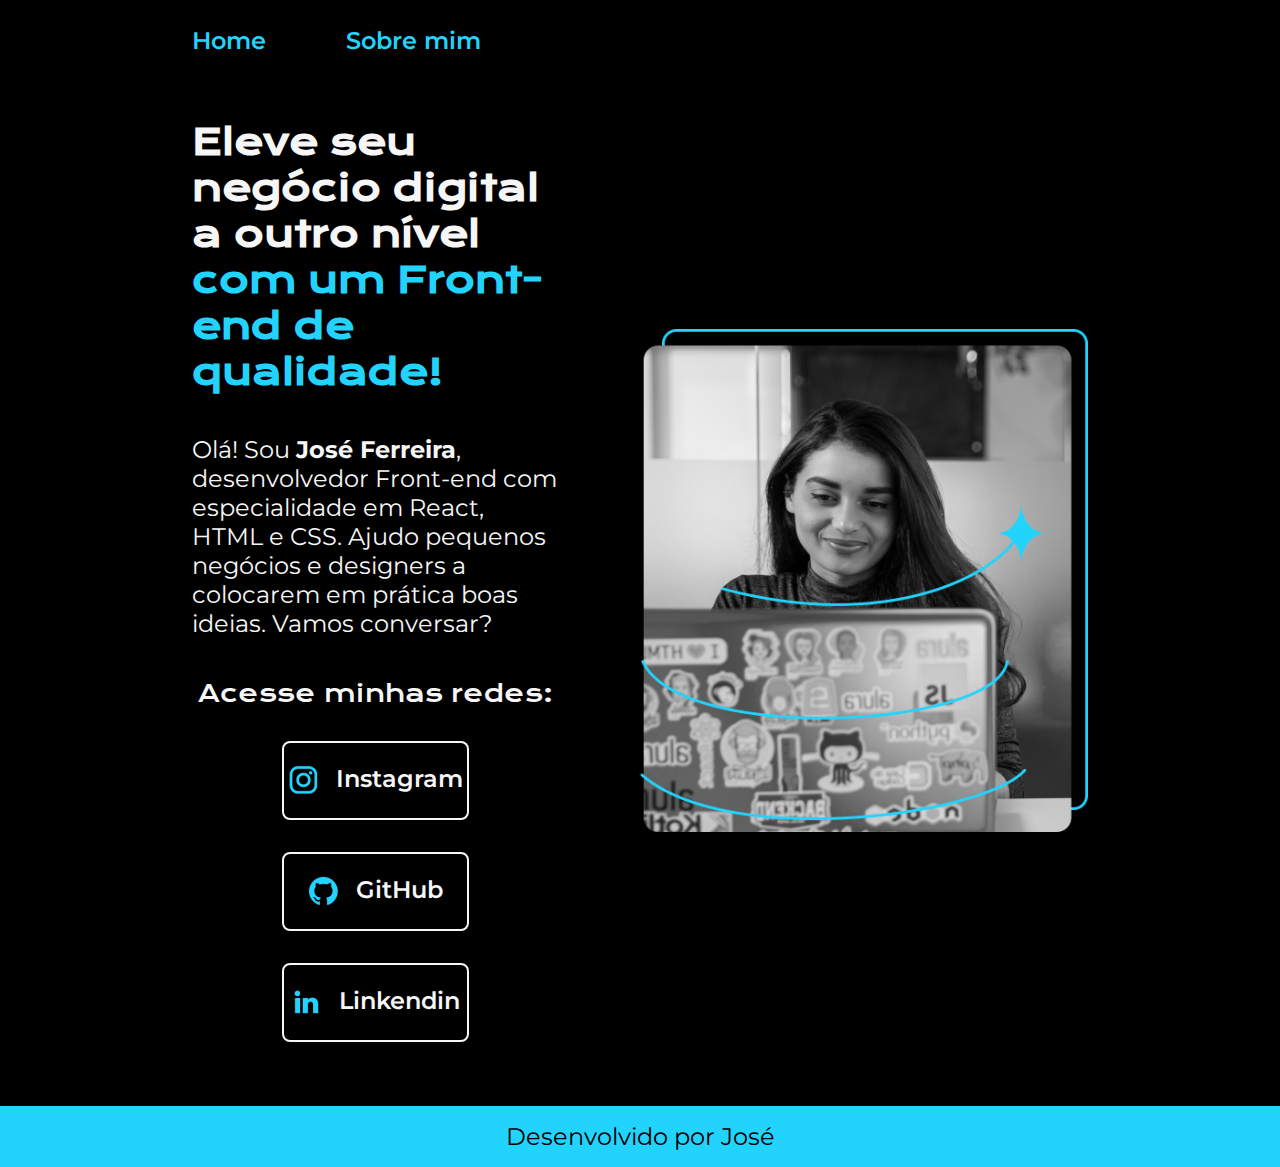
<file: index.html>
<!DOCTYPE html>
<html lang="pt-br">
<head>
       <meta charset="UTF-8">
       <meta name="viewport" content="width=device-width, initial-scale=1.0">
       <title>Portifolio</title>
       <link rel="stylesheet" href="./estilos/styles.css">
</head>
<body>
       <header class="cabecalho">
              <nav class="cabecalho__menu">
                     <a class="cabecalho__menu__link" href="index.html">Home</a>
                     <a class="cabecalho__menu__link" href="about.html">Sobre mim</a>
              </nav>
       </header>
       <main class="apresentacao">
              <section class="apresentacao__conteudo">
                     <h1 class="apresentacao_conteudo__titulo">Eleve seu negócio digital a outro nível <strong class="titulo-destaque">com um Front-end de qualidade!</strong> </h1>
                     <p class="apresentacao__conteudo__texto">Olá! Sou <strong class="apresentacao__conteudo__texto__nome">José Ferreira</strong>, desenvolvedor Front-end com especialidade em React, HTML e CSS. Ajudo pequenos negócios e designers a colocarem em prática boas ideias. Vamos conversar?</p>
                     <div class="apresentacao__links">
                            <h2 class="apresentacao__links__subtitulo">Acesse minhas redes:</h2>
                            <a class="apresentacao__links__navegacao" href="https://www.instagram.com/mag0_075/">
                                   <img src="./assets/instagram.png">
                                   Instagram
                            </a>
                            <a class="apresentacao__links__navegacao" href="https://github.com/Jose-Ferreira-junior">
                                   <img src="./assets/github.png">
                                   GitHub
                            </a>
                            <a class="apresentacao__links__navegacao" href="https://www.linkedin.com/in/jos%C3%A9-ferreira-398714293/">
                                   <img src="./assets/linkedin.png">
                                   Linkendin
                            </a>
                     </div>
              </section>
              <img class="apresentacao__imagem" src="./assets/Imagem.png" alt="Foto do José Ferreira Exemplo">
       </main>
       <footer class="rodape">Desenvolvido por José</footer>
       
</body>
</html>
</file>
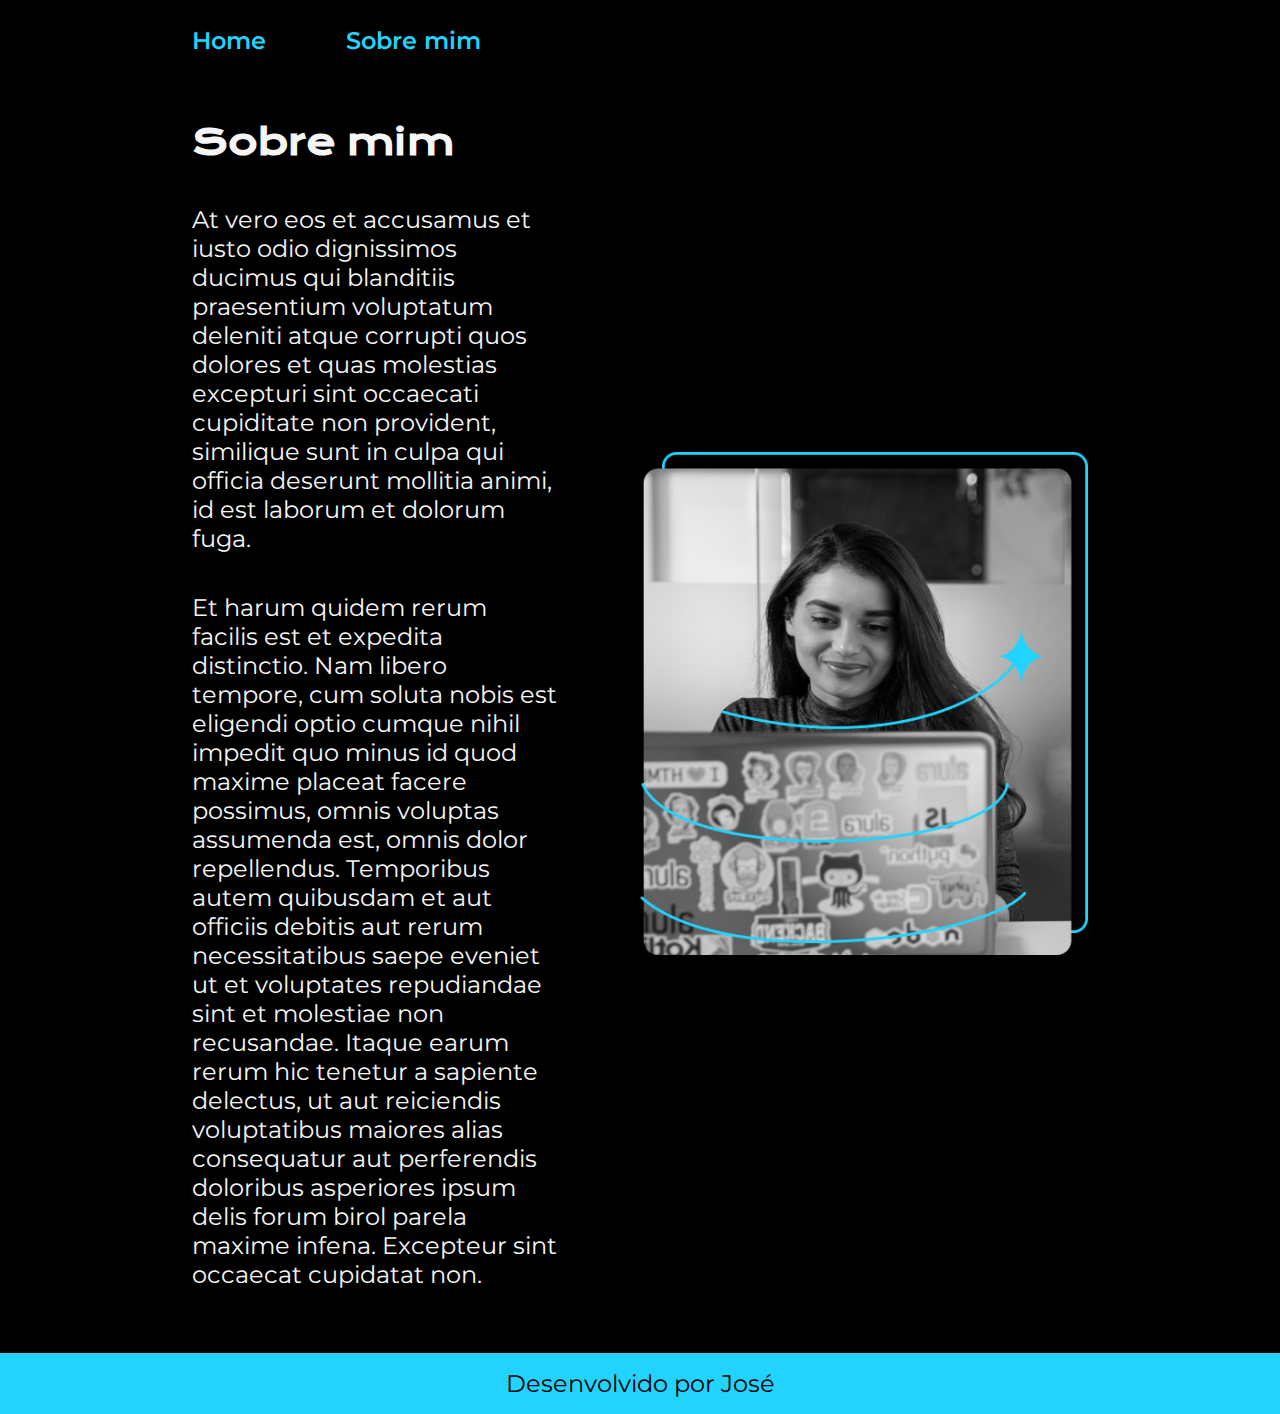
<file: about.html>
<!DOCTYPE html>
<html lang="pt-br">
<head>
    <meta charset="UTF-8">
    <meta name="viewport" content="width=device-width, initial-scale=1.0">
    <title>Sobre mim</title>
    <link rel="stylesheet" href="./estilos/styles.css">
</head>
<body>
    <header class="cabecalho">
        <nav class="cabecalho__menu">
               <a class="cabecalho__menu__link" href="index.html">Home</a>
               <a class="cabecalho__menu__link" href="about.html">Sobre mim</a>
        </nav>
 </header>
    <main class="apresentacao">
            <section class="apresentacao__conteudo">
                <h1 class="apresentacao_conteudo__titulo">Sobre mim</h1>
                <p class="apresentacao__conteudo__texto">At vero eos et accusamus et iusto odio dignissimos ducimus qui blanditiis praesentium voluptatum deleniti atque corrupti quos dolores et quas molestias excepturi sint occaecati cupiditate non provident, similique sunt in culpa qui officia deserunt mollitia animi, id est laborum et dolorum fuga.
                </p>
                <p class="apresentacao__conteudo__texto">Et harum quidem rerum facilis est et expedita distinctio. Nam libero tempore, cum soluta nobis est eligendi optio cumque nihil impedit quo minus id quod maxime placeat facere possimus, omnis voluptas assumenda est, omnis dolor repellendus. Temporibus autem quibusdam et aut officiis debitis aut rerum necessitatibus saepe eveniet ut et voluptates repudiandae sint et molestiae non recusandae. Itaque earum rerum hic tenetur a sapiente delectus, ut aut reiciendis voluptatibus maiores alias consequatur aut perferendis doloribus asperiores ipsum delis forum birol parela maxime infena. Excepteur sint occaecat cupidatat non.</p>
            </section>
            <img class="apresentacao__imagem" src="./assets/Imagem.png" alt="foto do josé ferreira">
    </main>
    <footer class="rodape">Desenvolvido por José</footer>
</body>
</html>
</file>
<file: estilos/styles.css>
@import url('https://fonts.googleapis.com/css2?family=Krona+One&family=Montserrat:wght@400;600&display=swap');

:root{
    --cor-primaria: #000;
    --cor-secundaria: #f6f6f6;
    --cor-terciaria: #22d4fd;
    --cor-hover: #2d2d2d;

    --fonte-primaria:'Krona One', sans-serif;
    --fonte-secundaria:'Montserrat', sans-serif;
}

* {
    margin: 0;
    padding: 0;
}

body {
    box-sizing: border-box;
    background-color: var(--cor-primaria);
    color: var(--cor-secundaria);
}

.cabecalho{
    padding: 2% 0% 0% 15%;
}

.cabecalho__menu{
    display: flex;
    gap: 80px;
}

.cabecalho__menu__link{
    font-family: var(--fonte-secundaria);
    font-weight: 600;
    font-size: 1.5rem;
    color: var(--cor-terciaria);
    text-decoration: none;
}

.apresentacao{
    padding: 5% 15%;
    display: flex;
    align-items: center;
    justify-content: space-between;
    gap: 82px;
}

.apresentacao__conteudo{
    width: 50%;
    display: flex;
    flex-direction: column;
    gap: 40px;
}

.apresentacao_conteudo__titulo{
    font-size: 2.25rem;
    font-family: var(--fonte-primaria);
}

.titulo-destaque {
    color: var(--cor-terciaria);
}

.apresentacao__conteudo__texto{
    font-size: 1.5rem;
    font-family: var(--fonte-secundaria);
}

.apresentacao__conteudo__texto__nome:hover{
    font-size: 30px;
    color: var(--cor-terciaria);
    border: var(var(--cor-terciaria));
    border-bottom: solid var(--cor-terciaria);
    border-radius: 8px;
    padding: 3px;
}

.apresentacao__links{
    display: flex;
    flex-direction: column;
    align-items: center;
    justify-content: space-between;
    gap: 32px;
}

.apresentacao__links__subtitulo{
    font-family: var(--fonte-primaria);
    font-weight: 400;
    font-size: 1.5rem;
}

.apresentacao__links__navegacao {
    display: flex;
    justify-content: center;
    gap: 16px;
    border: 2px solid var(--cor-secundaria);
    width: 50%;
    text-align: center;
    border-radius: 8px;
    font-size: 1.5rem;
    font-family: var(--fonte-secundaria);
    font-weight: 600;
    padding: 21.5px 0;
    text-decoration: none;
    color: var(--cor-secundaria);
}

.apresentacao__links__link:hover{
    background-color: var(--cor-hover);
    border: 4px solid var(--cor-terciaria);
    padding: 3%;
}

.apresentacao__imagem{
    width: 50%;
}

.rodape{
    padding: 16px;
    color: var(--cor-primaria);
    background-color: var(--cor-terciaria);
    text-align: center;
    font-family: var(--fonte-secundaria);
    font-size: 1.5rem;
    font-weight: 400;
}

@media ( max-width: 1200px){
    .cabecalho{
        padding: 10%;
    }

    .cabecalho__menu{
        justify-content: center;
        padding: 5%;
    }
   
    .apresentacao{
        flex-direction: column-reverse;
    }

    .apresentacao__conteudo{
        width: auto;
    }
}
</file>
